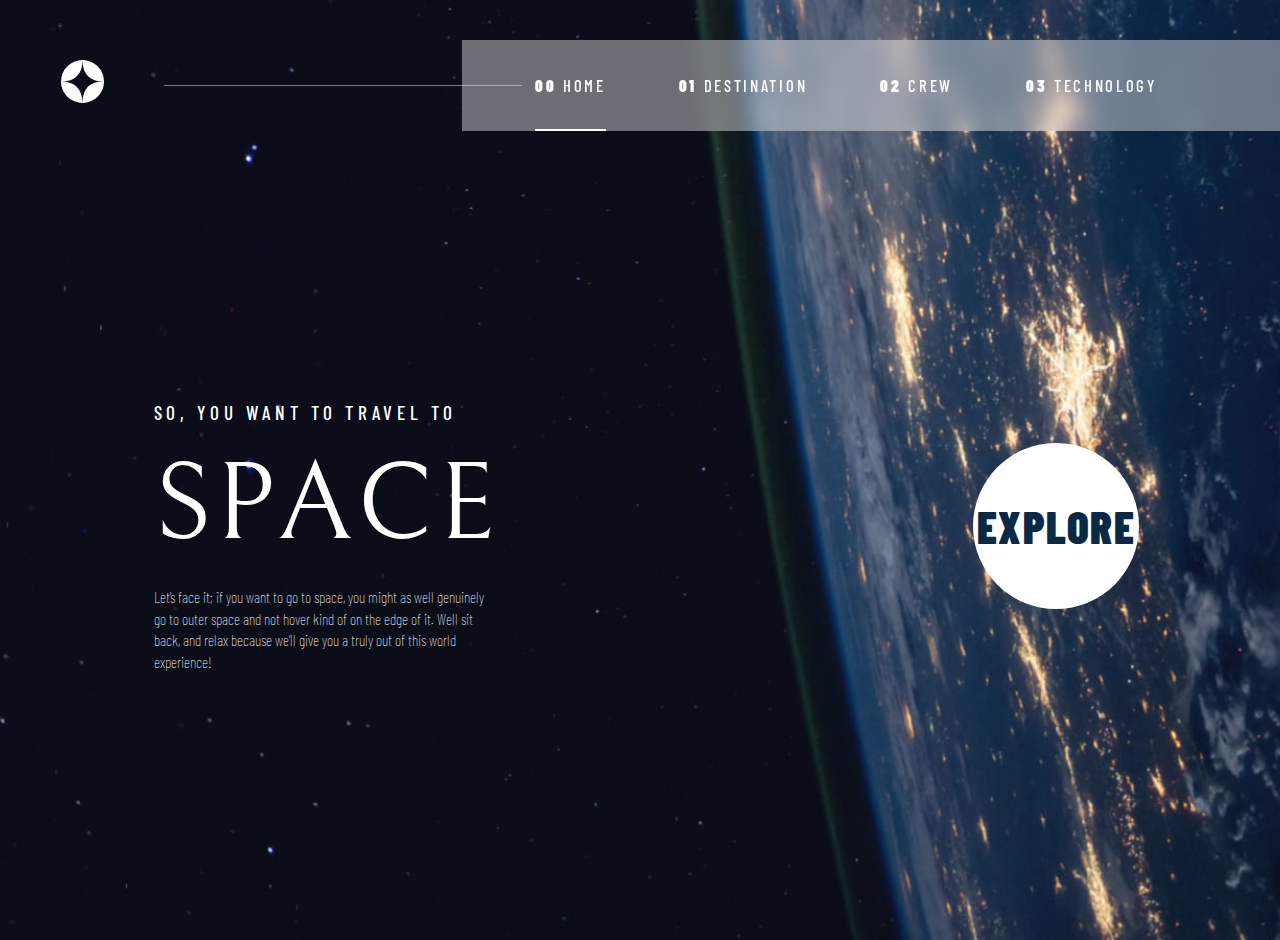
<file: starter-code/index.html>
<!DOCTYPE html>
<html lang="en">

<head>
  <meta charset="UTF-8">
  <meta name="viewport" content="width=device-width, initial-scale=1.0">

  <link rel="icon" type="image/png" sizes="32x32" href="./assets/favicon-32x32.png">
  <link rel="stylesheet" href="style.css">
  <title>Frontend Mentor | Space tourism website</title>
</head>

<body class="home-body">
  <header class="header-home ">
    <a href="" class="logo">
      <img src="./assets/shared/logo.svg" alt="" class="logo-svg">
    </a>
    <hr>
    <nav>
      <div href="" class="menu-button" id="btnHamburger">
        <span></span>
        <span></span>
        <span></span>
      </div>
      <ul class="nav-list" id="nav-list">
        <li><a href="index.html" class="visited-link"><span class="number">00</span>Home</a></li>
        <li><a href="destination-titan.html" class=><span class="number">01</span>Destination</a></li>
        <li><a href="crew-specialist.html" class=><span class="number">02</span>Crew</a></li>
        <li><a href="technology-vehicle.html" class=><span class="number">03</span>Technology</a></li>
      </ul>
    </nav>
    <div class="header-menu">
      <a href="" class="visited-link"><span class="number">00</span>Home</a>
      <a href="" class=><span class="number">01</span>Destination</a>
      <a href="" class=><span class="number">02</span>Crew</a>
      <a href="" class=><span class="number">03</span>Technology</a>
    </div>
  </header>
  <!-- end header -->
  <section class="section-home">
    <div class="text-container">
      <h1 class="heading">So, you want to travel to <span class="large-text">Space</span></h1>
      <p>Let’s face it; if you want to go to space, you might as well genuinely go to
        outer space and not hover kind of on the edge of it. Well sit back, and relax
        because we’ll give you a truly out of this world experience!</p>
    </div>
    <a href="" class="explore-btn">Explore</a>
  </section>
  <script src="main.js"></script>
</body>

</html>
</file>
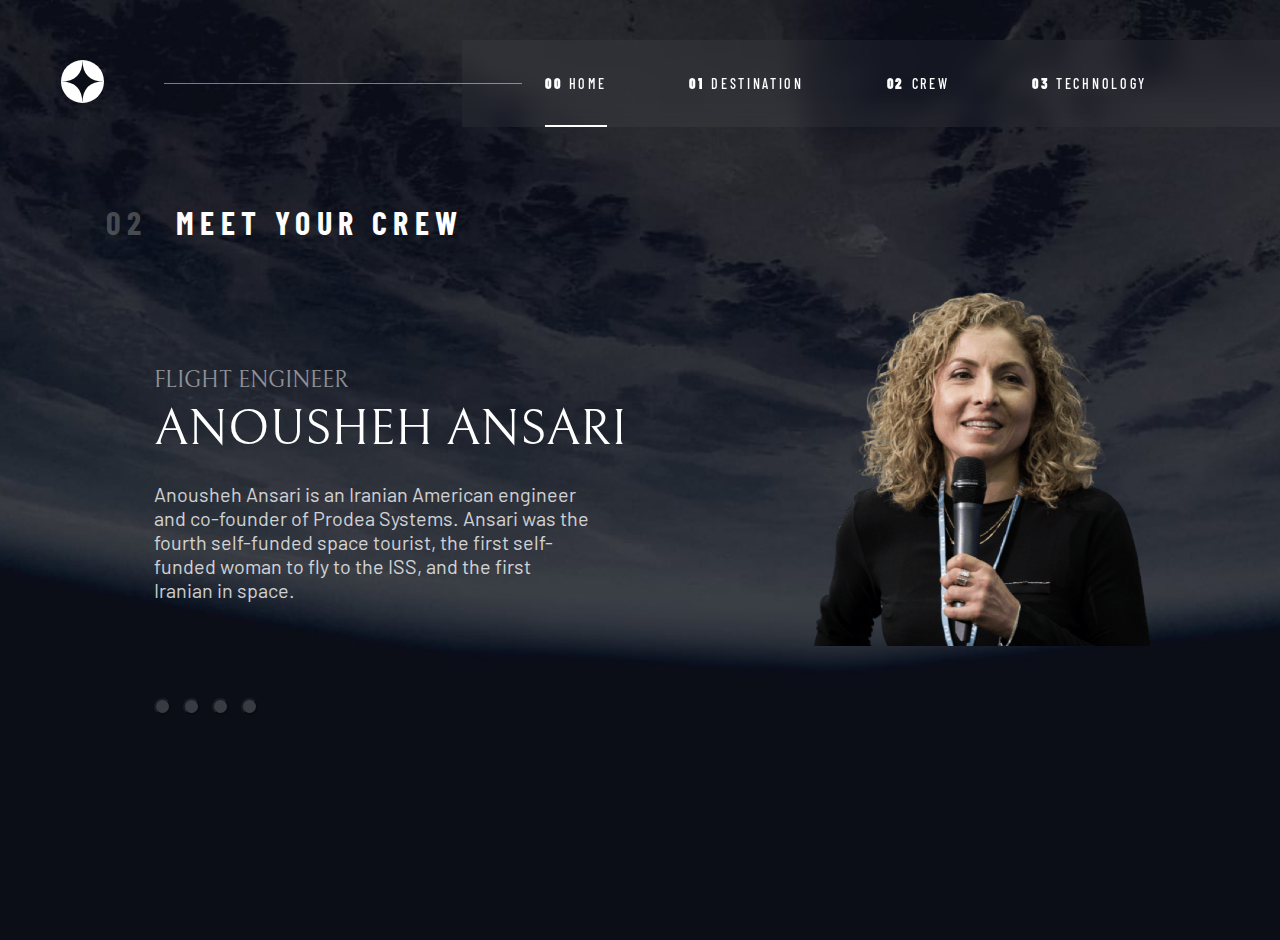
<file: starter-code/crew-specialist.html>
<!DOCTYPE html>
<html lang="en">
<head>
  <meta charset="UTF-8">
  <meta name="viewport" content="width=device-width, initial-scale=1.0">

  <link rel="icon" type="image/png" sizes="32x32" href="./assets/favicon-32x32.png">
  <link rel="stylesheet" href="style2.css">
  <title>Frontend Mentor | Space tourism website</title>
</head>
<body class="body-crew">
  <header class="header-home ">
    <a href="" class="logo">
      <img src="./assets/shared/logo.svg" alt="" class="logo-svg">
    </a>
    <hr class="hr-header">
    <nav>
      <div href="" class="menu-button" >
        <img src="./assets/shared/icon-hamburger.svg" alt="" id="menu-logo">
      </div>
      <ul class="nav-list" id="nav-list">
        <li><a href="index.html" class="visited-link"><span class="number">00</span>Home</a></li>
        <li><a href="destination-titan.html" class=><span class="number">01</span>Destination</a></li>
        <li><a href="crew-specialist.html" class=><span class="number">02</span>Crew</a></li>
        <li><a href="technology-vehicle.html" class=><span class="number">03</span>Technology</a></li>
      </ul>
    </nav>
  </header>
 <!-- end header -->
 <section class="container01">
   <h1 class="ct"><span class="sp">02</span> meet your crew</h1>
   <div class="blog blogng">
     <div class="blog-text-crew">
       <div class="text-crew tabpanel" id="anousheh-ansari" role="tabpanel" aria-labelledby="btn1-tab">
        <h3>flight engineer</h3>
        <h2>anousheh ansari</h2>
        <p class="para">Anousheh Ansari is an Iranian American engineer and co-founder of Prodea Systems. Ansari was the fourth self-funded space tourist, the first self-funded woman to fly to the ISS, and the first Iranian in space.</p>
       </div>
       <div class="text-crew tabpanel" id="douglas-hurley" role="tabpanel" aria-labelledby="btn2-tab" hidden>
        <h3>Commander</h3>
        <h2>Douglas Hurley</h2>
        <p class="para">Douglas Gerald Hurley is an American engineer, former Marine Corps pilot 
          and former NASA astronaut. He launched into space for the third time as 
          commander of Crew Dragon Demo-2.</p>
       </div>
       <div class="text-crew tabpanel" id="mark-shuttleworth" role="tabpanel" aria-labelledby="btn3-tab" hidden>
        <h3>Mission Specialist</h3>
        <h2>Mark Shuttleworth</h2>
        <p class="para">Mark Richard Shuttleworth is the founder and CEO of Canonical, the company behind 
          the Linux-based Ubuntu operating system. Shuttleworth became the first South 
          African to travel to space as a space tourist.</p>
       </div>
       <div class="text-crew tabpanel" id="victor-glover" role="tabpanel" aria-labelledby="btn4-tab" hidden>
        <h3>Pilot</h3>
        <h2>Victor Glover</h2>
        <p class="para"> Pilot on the first operational flight of the SpaceX Crew Dragon to the 
          International Space Station. Glover is a commander in the U.S. Navy where 
          he pilots an F/A-18.He was a crew member of Expedition 64, and served as a 
          station systems flight engineer. </p>
       </div>
       <div class="btn-crew">
         <button class="btn visited-link" id="btn1-tab" aria-controls="btn1"  aria-selected="true" role="tab"></button>
         <button class="btn " id="btn2-tab" aria-controls="btn2"  aria-selected="false" role="tab"></button>
         <button class="btn " id="btn3-tab" aria-controls="btn3"  aria-selected="false" role="tab"></button>
         <button class="btn " id="btn4-tab" aria-controls="btn4"  aria-selected="flase" role="tab"></button>
       </div>
     </div>
     <div class="blog-img-crew">
       <a href="">
        <img src="./assets/crew/image-anousheh-ansari.png" alt="" id="img-crew">
       </a>
     </div>
   </div>
 </section>
 <script src="main.js"></script>
</body>
</html>
</file>
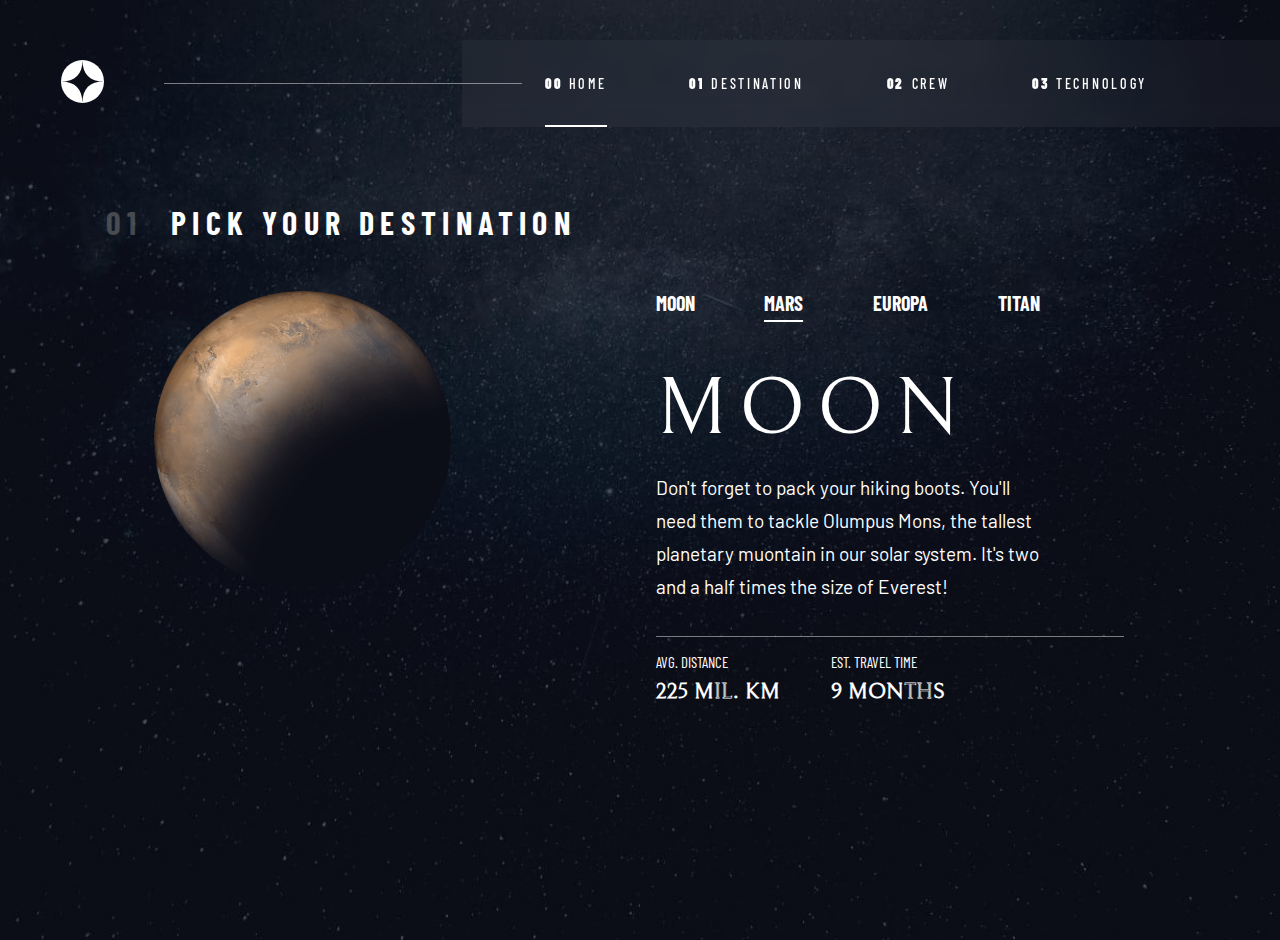
<file: starter-code/destination-titan.html>
<!DOCTYPE html>
<html lang="en">

<head>
  <meta charset="UTF-8">
  <meta name="viewport" content="width=device-width, initial-scale=1.0">

  <link rel="icon" type="image/png" sizes="32x32" href="./assets/favicon-32x32.png">
  <link rel="stylesheet" href="style2.css">
  <title>Frontend Mentor | Space tourism website</title>
</head>

<body class="destination-body">
  <header class="header-home ">
    <a href="" class="logo">
      <img src="./assets/shared/logo.svg" alt="" class="logo-svg">
    </a>
    <hr class="hr-header">
    <nav>
      <div href="" class="menu-button">
        <img src="./assets/shared/icon-hamburger.svg" alt="" id="menu-logo">
      </div>
      <ul class="nav-list" id="nav-list">
        <li><a href="index.html" class="visited-link"><span class="number">00</span>Home</a></li>
        <li><a href="destination-titan.html" class=><span class="number">01</span>Destination</a></li>
        <li><a href="crew-specialist.html" class=><span class="number">02</span>Crew</a></li>
        <li><a href="technology-vehicle.html" class=><span class="number">03</span>Technology</a></li>
      </ul>
    </nav>
  </header>
  <!-- end header -->
  <section class="container01">
    <h1 class="ct"><span class="sp">01</span> pick your destination</h1>
    <div class="blog">
      <div class="blog-img">
        <img src="./assets/destination/image-mars.png" alt="" id="img-destination">
      </div>
      <div class="blog-text">
        <ul class="nav-body-list">
          <li><a href="javascript:void()" class="nav-text" id="moon-tab" aria-controls="moon" aria-selected="true" role="tab">moon</a></li>
          <li><a href="javascript:void()" class="nav-text visited-link" id="mars-tab" aria-controls="mars" aria-selected="false" role="tab">mars</a></li>
          <li><a href="javascript:void()" class="nav-text" id="europa-tab" aria-controls="europa" aria-selected="false" role="tab">europa</a></li>
          <li><a href="javascript:void()" class="nav-text" id="titan-tab" aria-controls="titan" aria-selected="false" role="tab">titan</a></li>
        </ul>
        <div class="tabpanel" id="moon" role="tabpanel" aria-labelledby="moon-tab">
          <h2 class="blog-title">moon</h2>
          <p class="para">
            Don't forget to pack your hiking boots. You'll need them to tackle Olumpus Mons, the tallest planetary
            muontain in our solar system. It's two and a half times the size of Everest!
          </p>
          <hr class="hr-blog">
          <div class="properties">
            <div class="properties-l">
              <p>avg. distance</p>
              <h5>225 mil. km</h5>
            </div>
            <div class="properties-r">
              <p>est. travel time</p>
              <h5>9 months</h5>
            </div>
          </div>
        </div>
        <div class="tabpanel" id="mars" role="tabpanel" aria-labelledby="mars-tab" hidden>
          <h2 class="blog-title">mars</h2>
          <p class="para">
            Don't forget to pack your hiking boots. You'll need them to tackle Olumpus Mons, the tallest planetary
            muontain in our solar system. It's two and a half times the size of Everest!
          </p>
          <hr class="hr-blog">
          <div class="properties">
            <div class="properties-l">
              <p>avg. distance</p>
              <h5>225 mil. km</h5>
            </div>
            <div class="properties-r">
              <p>est. travel time</p>
              <h5>9 months</h5>
            </div>
          </div>
        </div>
        <div class="tabpanel" id="europa" role="tabpanel" aria-labelledby="europa-tab" hidden>
          <h2 class="blog-title">europa</h2>
          <p class="para">
            Don't forget to pack your hiking boots. You'll need them to tackle Olumpus Mons, the tallest planetary
            muontain in our solar system. It's two and a half times the size of Everest!
          </p>
          <hr class="hr-blog">
          <div class="properties">
            <div class="properties-l">
              <p>avg. distance</p>
              <h5>225 mil. km</h5>
            </div>
            <div class="properties-r">
              <p>est. travel time</p>
              <h5>9 months</h5>
            </div>
          </div>
        </div>
        <div class="tabpanel" id="titan" role="tabpanel" aria-labelledby="titan-tab" hidden>
          <h2 class="blog-title">titan</h2>
          <p class="para">
            Don't forget to pack your hiking boots. You'll need them to tackle Olumpus Mons, the tallest planetary
            muontain in our solar system. It's two and a half times the size of Everest!
          </p>
          <hr class="hr-blog">
          <div class="properties">
            <div class="properties-l">
              <p>avg. distance</p>
              <h5>225 mil. km</h5>
            </div>
            <div class="properties-r">
              <p>est. travel time</p>
              <h5>9 months</h5>
            </div>
          </div>
        </div>
      </div>
    </div>
    <script src="main.js"></script>
</body>

</html>
</file>
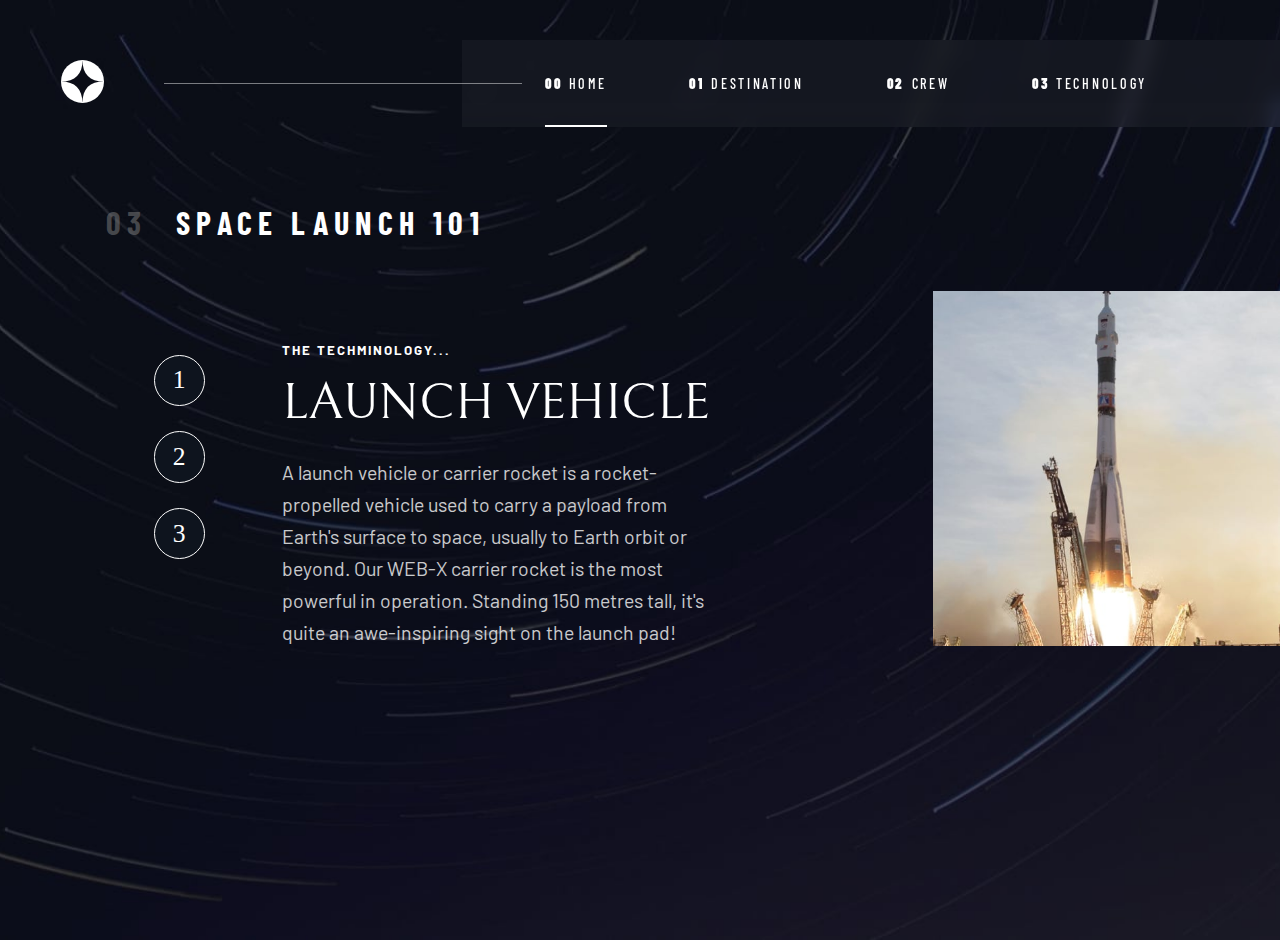
<file: starter-code/technology-vehicle.html>
<!DOCTYPE html>
<html lang="en">
<head>
  <meta charset="UTF-8">
  <meta name="viewport" content="width=device-width, initial-scale=1.0">

  <link rel="icon" type="image/png" sizes="32x32" href="./assets/favicon-32x32.png">
  <link rel="stylesheet" href="style2.css">
  <title>Frontend Mentor | Space tourism website</title>
</head>
<body class="body-technology">
  <header class="header-home ">
    <a href="" class="logo">
      <img src="./assets/shared/logo.svg" alt="" class="logo-svg">
    </a>
    <hr class="hr-header">
    <nav>
      <div href="" class="menu-button" >
        <img src="./assets/shared/icon-hamburger.svg" alt="" id="menu-logo">
      </div>
      <ul class="nav-list" id="nav-list">
        <li><a href="index.html" class="visited-link"><span class="number">00</span>Home</a></li>
        <li><a href="destination-titan.html" class=><span class="number">01</span>Destination</a></li>
        <li><a href="crew-specialist.html" class=><span class="number">02</span>Crew</a></li>
        <li><a href="technology-vehicle.html" class=><span class="number">03</span>Technology</a></li>
      </ul>
    </nav>
  </header>
 <!-- end header -->
  <section class="container01">
    <h1 class="ct"><span class="sp">03</span> space launch 101</h1>
    <div class="blog blogng">
      <div class="btn-tech">
        <button class="btnn visited-link" id="btn01-tab" aria-controls="btn01" aria-selected="true" role="tab">1</button>
        <button class="btnn" id="btn02-tab" aria-controls="btn02" aria-selected="true" role="tab">2</button>
        <button class="btnn" id="btn03-tab" aria-controls="btn03" aria-selected="true" role="tab">3</button>
      </div>
      <div class="blog-text-tech">
        <div class="text-tech tabpanel" id="launch-vehicle" role="tabpanel" aria-labelledby="btn01-tab">
          <h5 class="terminology">the techminology...</h5>
          <h2>Launch vehicle</h2>
          <p class="para"> A launch vehicle or carrier rocket is a rocket-propelled vehicle used to carry a 
          payload from Earth's surface to space, usually to Earth orbit or beyond. Our 
          WEB-X carrier rocket is the most powerful in operation. Standing 150 metres tall, 
          it's quite an awe-inspiring sight on the launch pad!</p>
        </div>
        <div class="text-tech tabpanel" id="space-capsule" role="tabpanel" aria-labelledby="btn02-tab" hidden>
          <h5 class="terminology">the techminology...</h5>
          <h2>Space capsule</h2>
          <p class="para"> A space capsule is an often-crewed spacecraft that uses a blunt-body reentry 
            capsule to reenter the Earth's atmosphere without wings. Our capsule is where 
            you'll spend your time during the flight. It includes a space gym, cinema, 
            and plenty of other activities to keep you entertained.</p>
        </div>
        <div class="text-tech tabpanel" id="spaceport" role="tabpanel" aria-labelledby="btn03-tab" hidden>
          <h5 class="terminology">the techminology...</h5>
          <h2>Spaceport</h2>
          <p class="para"> A spaceport or cosmodrome is a site for launching (or receiving) spacecraft, 
            by analogy to the seaport for ships or airport for aircraft. Based in the 
            famous Cape Canaveral, our spaceport is ideally situated to take advantage 
            of the Earth’s rotation for launch.</p>
        </div>
      </div>
      <picture id="picture">
        <source class="technology-picture-landscape" id="firstSrc" media="(max-width:768px)" srcset="./assets/technology/image-launch-vehicle-landscape.jpg">
        <source  id="secondSrc" media="(min-width:769px)" srcset="./assets/technology/image-launch-vehicle-portrait.jpg">
        <img src="./assets/technology/image-launch-vehicle-landscape.jpg" alt="" class="technology-picture" id="technology-img">
      </picture>
    </div>
  </section>
  <script src="main.js"></script>
</body>
</html>
</file>
<file: starter-code/style.css>
@import url('https://fonts.googleapis.com/css2?family=Barlow+Condensed:wght@100&family=Barlow:wght@100&family=Bellefair&display=swap');

* {
    padding: 0;
    margin: 0;
}

body {
    font-family: 'Barlow', sans-serif;
    font-size: 1.3vw;
    font-weight: 400;
    line-height: 1.75;
    color: #fff;
    min-height: 100vh;
}

a,
a:link {
    text-decoration: none;
    color: inherit;
}

.home-body {
    background: #0e141e url(./assets/home/background-home-desktop.jpg) no-repeat center center/cover;
}

.header-home {
    margin-top: 40px;
    display: flex;
    justify-content: flex-end;
    align-items: center;
}

.logo-svg {
    width: 3.34vw;
    height: 3.34vw;
}

hr {
    border: none;
    border-top: 0.01vh solid hsla(0, 0%, 100%, 0.459);
}

.header-home hr {
    width: 28vw;
    z-index: 5;
    transform: translate(60px);
}

/* .menu-button {
    display: none;
} */
.menu-button span{
    display: block;
    width: 4vw;
    height: 0.3vh;
    transition: all 300ms ease-in-out;
    background: white;
}
.menu-button span:not(:last-child){
    margin-bottom: 5px;
}
.header-home.open .menu-button span:first-child{
    transform: rotate(45deg);
}
.header-home.open .menu-button span:last-child{
    transform: rotate(-45deg);
}
.header-home.open .menu-button span:nth-child(2){
    opacity: 0;
}
.header-home.open .menu-button span:not(:last-child){
    margin-bottom: -2.5px;
}
.header-menu{
    display: none;
}
.header-home.open .header-menu {
    position: absolute;
    background: #0b2945;
    top: 28vw;
    width: 88%;
    text-align:center;
    font-size: 6vw;
}
.header-menu a{
    display: block;
}
nav ul.nav-list {
    display: flex;
    justify-content: space-evenly;
    align-items: center;
    width: 60vw;
    background: #0b2945;
    background-color: hsla(0, 0%, 100%, 0.4);
    backdrop-filter: blur(10px);
    padding-right: 50px;
}

nav ul li {
    list-style: none;
}

nav ul li a {
    font-family: "Barlow Condensed", sans-serif;
    color: white;
    font-weight: 500;
    text-transform: uppercase;
    line-height: 1.5;
    display: inline-block;
    margin-top: 2.6vw;
    padding-bottom: 2.4vw;
    letter-spacing: 2.7px;
    border-bottom: 0.21vw solid rgba(0, 0, 0, 0);
}

.nav-list .visited-link {
    border-bottom-color: #fff;
    transition: border-bottom-color 400ms ease-in-out;
}

.number {
    font-weight: 900;
    margin-right: 0.5vw;
}

/* end header css */
.section-home {
    display: flex;
    margin-top: 30vh;
    padding-bottom: 20vh;
    width: 70%;
    margin-left: 12vw;
    justify-content: space-between;
    align-items: flex-end;
}

.text-container {
    width: 31vw;
}

.heading {
    font-family: "Barlow Condensed", sans-serif;
    text-transform: uppercase;
    font-size: 1.5vw;
    line-height: 1.2;
    letter-spacing: 4.72px;
    font-weight: 500;
}

.large-text {
    font-family: "Bellefair", sans-serif;
    font-size: 8.5vw;
    color: #fff;
    line-height: 1.5;
    padding: 1.8vw 0;
}

.text-container p {
    font-size: 1.2vw;
    font-family: "Barlow Condensed", sans-serif;
    font-weight: 100;
    line-height: 1.4;
    padding: 0 4.5vw 0 0;
}

a.explore-btn {
    width: 13vw;
    height: 13vw;
    border-radius: 50%;
    background-color: #fff;
    justify-content: center;
    align-items: center;
    margin-bottom: 5vw;
    margin-right: -7vw;
    display: flex;
    color: #0b2945;
    font-size: 3.5vw;
    font-family: "Barlow Condensed", sans-serif;
    font-weight: 900;
    letter-spacing: 0.1vw;
    text-transform: uppercase;
    transition: box-shadow 0.4s ease-in-out;
}

a.explore-btn:hover {
    box-shadow: 0 0 0 5vw rgba(255, 255, 255, 0.1);
}

/* end section home */
@media screen and (min-width:320px) and (max-width:480px) {
    .home-body {
        background: #0e141e url(./assets/home/background-home-mobile.jpg) no-repeat center center/cover;
    }

    .logo-svg {
        width: 6.34vw;
        height: 6.34vw;
    }
    .header-home {
        justify-content: space-between;
        margin-left: 2vw;
        margin-top: 4.5vw;
        padding: 0 4.5vw 0 4.5vw;
    }

    .header-home hr {
        display: none;
    }


    .header-home .nav-list {
        display: none;
    }

    .section-home {
        display: block;
        margin-top: 10.5vh;
        padding-bottom: 19vh;
        margin-left: 15vw;
    }

    .text-container {
        width: 100%;
    }

    .heading {
        font-size: 3.5vw;
        text-align: center;
    }

    .large-text {
        font-size: 18vw;
    }

    .text-container p {
        font-size: 3.5vw;
        text-align: center;
        padding: 0 0 0 0;
        margin-bottom: 25vw;
    }

    a.explore-btn {
        width: 30vw;
        height: 30vw;
        align-items: center;
        margin: auto;
    }
}

@media screen and (min-width:481px) and (max-width:768px) {
    .home-body {
        background: #0e141e url(./assets/home/background-home-mobile.jpg) no-repeat center center/cover;
    }

    .logo-svg {
        width: 6.34vw;
        height: 6.34vw;
    }

    .header-home {
        justify-content: space-between;
        margin-left: 2vw;
        margin-top: 4.5vw;
        padding: 0 4.5vw 0 4.5vw;
    }

    .header-home hr {
        display: none;
    }


    .header-home .nav-list {
        display: none;
    }

    .section-home {
        display: block;
        margin-top: 10.5vh;
        padding-bottom: 19vh;
        margin-left: 15vw;
    }

    .text-container {
        width: 100%;
    }

    .heading {
        font-size: 4.75vw;
        text-align: center;
    }

    .large-text {
        font-size: 18vw;
    }

    .text-container p {
        font-size: 3.5vw;
        text-align: center;
        padding: 0 0 0 0;
        margin-bottom: 25vw;
    }

    a.explore-btn {
        width: 30vw;
        height: 30vw;
        align-items: center;
        margin: auto;
    }
}

@media screen and (min-width:769px) and (max-width:1024px) {
    .home-body {
        background: #0e141e url(./assets/home/background-home-tablet.jpg) no-repeat center center/cover;
    }

    .logo-svg {
        width: 6.34vw;
        height: 6.34vw;
    }

    .header-home {
        justify-content: space-between;
        margin-left: 2vw;
        margin-top: 4.5vw;
        padding: 0 4.5vw 0 4.5vw;
    }

    .header-home hr {
        display: none;
    }

    .header-home .nav-list {
        display: none;
    }

    .section-home {
        display: block;
        margin-top: 10.5vh;
        padding-bottom: 19vh;
        margin-left: 15vw;
    }

    .text-container {
        width: 100%;
    }

    .heading {
        font-size: 4.75vw;
        text-align: center;
    }

    .large-text {
        font-size: 18vw;
    }

    .text-container p {
        font-size: 3.5vw;
        text-align: center;
        padding: 0 0 0 0;
        margin-bottom: 25vw;
    }

    a.explore-btn {
        width: 30vw;
        height: 30vw;
        align-items: center;
        margin: auto;
    }
}

@media screen and (min-width:768px) and (max-width:1024px) and (orientation:landscape) {
    .home-body {
        background: #0e141e url(./assets/home/background-home-tablet.jpg) no-repeat center center/cover;
    }

}
@media screen and (min-width: 1025px){
    .menu-button{
        display: none;
    }
    .header-home.open .header-menu{
        display: none;
    }
}
</file>
<file: starter-code/style2.css>
@import url('https://fonts.googleapis.com/css2?family=Barlow+Condensed:wght@100&family=Barlow:wght@100&family=Bellefair&display=swap');

* {
  margin: 0;
  padding: 0;
}
body {
  min-height: 100vh;
  color: #fff;
}
.home-body{
  background: #0b2945 url(./assets/home/background-home-desktop.jpg) no-repeat center center/cover;
}
/* p {
  font-family: "Barlow", sans-serif;
  font-weight: 400;
  font-size: 1.3vw;
  line-height: 1.75;
} */
a,a:link {
  text-decoration: none;
  color: inherit;
}
hr {
  border: none;
  border-top: 0.01vh solid hsla(0, 0%, 100%, 0.459);
}
.header-home {
  margin-top: 40px;
  display: flex;
  justify-content: flex-end;
  align-items: center;
}
.logo-svg {
  width: 3.34vw;
  height: 3.34vw;
}
.header-home hr {
  width: 28vw;
  z-index: 5;
  transform: translateX(60px);
}
.menu-button {
  display: none;
}
nav ul.nav-list {
  display: flex;
  justify-content: space-evenly;
  align-items: center;
  width: 60vw;
  background: #0b2945;
  background-color: hsla(0, 0%, 100%, 0.04);
  backdrop-filter: blur(10px);
  padding-right: 50px;
}
nav ul li {
  list-style: none;
}
nav ul li a {
  font-size: 1.1vw;
  font-family: "Barlow Condensed", sans-serif;
  color: white;
  font-weight: 500;
  text-transform: uppercase;
  line-height: 1.5;
  display: inline-block;
  margin-top: 2.6vw;
  padding-bottom: 2.4vw;
  letter-spacing: 2.7px;
  border-bottom: 0.21vw solid rgba(0, 0, 0, 0);
}
.nav-list .visited-link,
.nav-list li a:hover,.nav-body-list .nav-text:hover,.nav-body-list .visited-link{
  border-bottom-color: #fff;
  transition: border-bottom-color 400ms ease-in-out;
}
.number {
  font-weight: 900;
  margin-right: 0.5vw;
}
/* end header */
.destination-body{
    background: #0e141e url(./assets/destination/background-destination-desktop.jpg) no-repeat center center/cover;
  }
  .container01{
    /* width: 78%;   
    margin: auto;
    padding-top: 50px; */
    margin-left: 12vw;
    padding-top: 50px;
  }
  .ct{
    text-transform: uppercase;
    font-family: 'Barlow Condensed',sans-serif;
    letter-spacing: 0.5vw;
    margin-top: 2vw;
    
    margin-left: -3rem;
  }
  .sp{
    color: gray;
    opacity: 0.5;
    margin-right: 1rem;
    font-weight: bold;
  }
  .blog{
    display: flex;
    justify-content: space-between;
    padding-top: 50px;
    gap: 3.5vw;
  }
  .blog-img {
    width: 70%;
  }
  img#img-destination {
    width: 100%;
  }
  .blog-text{
    margin-left: 10rem;
  }
  .nav-body-list{
    display: flex;
    justify-content: space-between;
    align-items: center;
    width: 30vw;
    margin-bottom: 3rem;
  }
  .nav-body-list li{
    list-style: none;
  }
  .nav-body-list li a{
    text-transform: uppercase;
    font-family: 'Barlow Condensed',sans-serif;
    font-size: 20px;
    font-weight: 700;
    padding-bottom: 5px;
    border-bottom: 0.21vw solid rgba(0, 0, 0, 0);
  }
  /* .nav-body-list li a:hover{
    border-bottom-color: #fff;
    transition: border-bottom-color 400ms ease-in-out;
  } */
  .tabpanel{
    animation: LeftToRight .5s  ease-in-out;
  }
  @keyframes LeftToRight {
    0%{transform: translateX(-100px) /*rotate(0deg)*/;}
    100%{transform: translateX(0) /*rotate(1turn)*/;}
  }
  .blog-text h2{
    text-transform: uppercase;
    letter-spacing: 1vw;
    font-size: 5rem;
    font-family: 'Bellefair',sans-serif;
    font-weight: 100;
    margin-bottom: 1rem;
  }
  .blog-text p.para{
    margin-bottom: 2rem;
    font-size: 19px;
    font-family: "Barlow", sans-serif;
    font-weight: 400;
    line-height: 1.75;
    padding-right: 15rem;
  }
  .blog-text hr{
    margin-bottom: 1rem;
    width: 75%;
  }
  .blog-text .properties{
    display: flex;
    align-items: center;
  }
  .properties-l{
    margin-right: 4vw;
  }
  .properties p{
    text-transform: uppercase;
    font-family: 'Barlow Condensed',sans-serif;
    font-size: 15px;
    margin-bottom: 0.5rem;
  }
  .properties h5{
    text-transform: uppercase;
    font-family: 'Bellefair',sans-serif;
    font-size: 22px;
    font-weight: 600;
  }
  /* end destination */
  .body-crew{
    background: #0b2945 url(./assets/crew/background-crew-desktop.jpg) no-repeat center center/cover;
  }
  .blog-text-crew{
    margin-right: -5vw;
    margin-top: 6vw;
  }
  .blog-text-crew h3{
    font-family: Bellefair;
    text-transform: uppercase;
    font-weight: 300;
    opacity: 0.5;
    font-size: 1.8vw;
    margin-bottom: 0.5rem;
  }
  .blog-text-crew h2{
    text-transform: uppercase;
    font-family: 'Bellefair';
    font-size: 3.9vw;
    font-weight: 300;
    margin-bottom: 1.5rem;
  }
  .blog-text-crew p.para{
    font-family: 'Barlow',sans-serif;
    font-size: 19.8px;
    opacity: 0.78;
    margin-bottom: 6rem;
    padding-right: 19vw;
  }
  .btn-crew button{
    width: 17px;
    height: 17px;
    border-radius: 50%;
    margin-right: 0.5rem;
    opacity: 0.2;
    transition: btn-click 300ms ;
  }
  .btn-crew button:hover{
    opacity: 1;
  }
  .blog-img-crew{
      width: 90%;
      margin-right: 8rem;
  }
  img#img-crew{
    width: 100%;
  }
  /* end crew */
  .body-technology{
    background: #0b2945 url(./assets/technology/background-technology-desktop.jpg) no-repeat center center/cover;
  }
  .blog .btn-tech{
    margin-top: 5vw;
  }
  .blog .btn-tech .btnn{
    width: 4vw;
    height: 4vw;
    font-family: 'Times New Roman', Times, serif;
    font-size: 2vw;
    color: #fff;
    border-radius: 50%;
    text-align: center;
    margin-bottom: 2vw;
    background-color: #0e141e;
    border: #fff solid 0.5px ;
  }
  .blog .btn-tech .btnn:hover, .blog .btn-tech .btn-link{
    background-color: #fff;
    color: black;
  }
  .blog-text-tech{
    margin-top: 4vw;
    margin-left: 2rem;
  }
  .blog-text-tech .terminology {
    text-transform: uppercase;
    font-family: 'Barlow';
    letter-spacing: 2px;
    margin-bottom: 1rem;
  }
  .blog-text-tech h2{
    text-transform: uppercase;
    font-family: 'Bellefair';
    font-size: 4vw;
    font-weight: 300;
    margin-bottom: 1.5rem;
  }
  .blog-text-tech p.para{
    font-family: 'Barlow',sans-serif;
    font-size: 19.5px;
    opacity: 0.78;
    margin-bottom: 6rem;
    line-height: 2rem;
    padding-right: 8vw;
    margin-right: 5rem;
  }
  picture#picture {
    width: 130%;
    margin-bottom: 3rem;
  } 
  img#technology-img {
    width: 100%;
  }
@media (max-width: 35rem) {
  .header-home{
        margin-top: 2rem;
        justify-content: space-around;
    }
  .logo-svg{
        width: 10vw;
        height: 10vw;
        transform: translateX(0);
    }
  hr.hr-header{
        display: none;
    }
  .menu-button{
    display: block;
    position: relative;
    z-index: 5;
  }
  nav ul.nav-list{
    position:absolute;
    top: 0;
    right: 0;
    height: 100vh;
    padding-left: 10vw;
    flex-direction: column;  /* cho thanh cot*/
    padding-bottom: 8rem;
    transform: scale(0);
    transition: transform 0.1s ease-in-out;
  }
  .nav-list a{
    font-size: 16px;
  }
  /* end header */
  .blog{
    display: flex;
    flex-direction: column;
    /* justify-self: center; */
  } 
  .blogng{
    display: flex;
    flex-direction: column-reverse;
  }
  .blog-text{
    margin-left: 1rem;
    margin-right: 1rem;
  }
  .nav-body-list{
    margin: 2rem auto 2rem auto;
    width: 75%;
  }
  .blog-img #img-destination{
    width: 75vw;
    height: 75vw;
  }
  .blog-text h2 {
    text-align: center;
  }
  .blog-text p.para{
    text-align: center;
  }
  .blog-text .properties {
    display: block;
    margin: 0 auto;
    width: 75%;
    text-align: center;
    margin-bottom: 1rem;
    margin-top: 2rem;
  }
  .properties h5{
    margin-bottom: 1rem;
  }
  .properties-l{
    margin-right: 0%;
  }
  /* end destination */
  .blog-text-crew{
    display: flex;
    flex-direction: column-reverse;
    align-items: center;
  }
  .blog-img-crew img{
    width: 100%;
  }
  .blog-text-crew .btn-crew{
    margin-bottom: 2rem;
  }
  .blog-text-crew .text-crew{
    text-align: center;
  }
  .blog-text-crew p.para{
    padding-right: 0;
  }
  .blog-text-crew h3 {
    font-size: 4vw;
  }
  .blog-text-crew h2 {
    font-size: 7vw;
    font-weight: 100;
  } 
  .blog-text-crew p.para {
    font-size: 18.8px;
  }
  /* END CREW */

  
}
</file>
